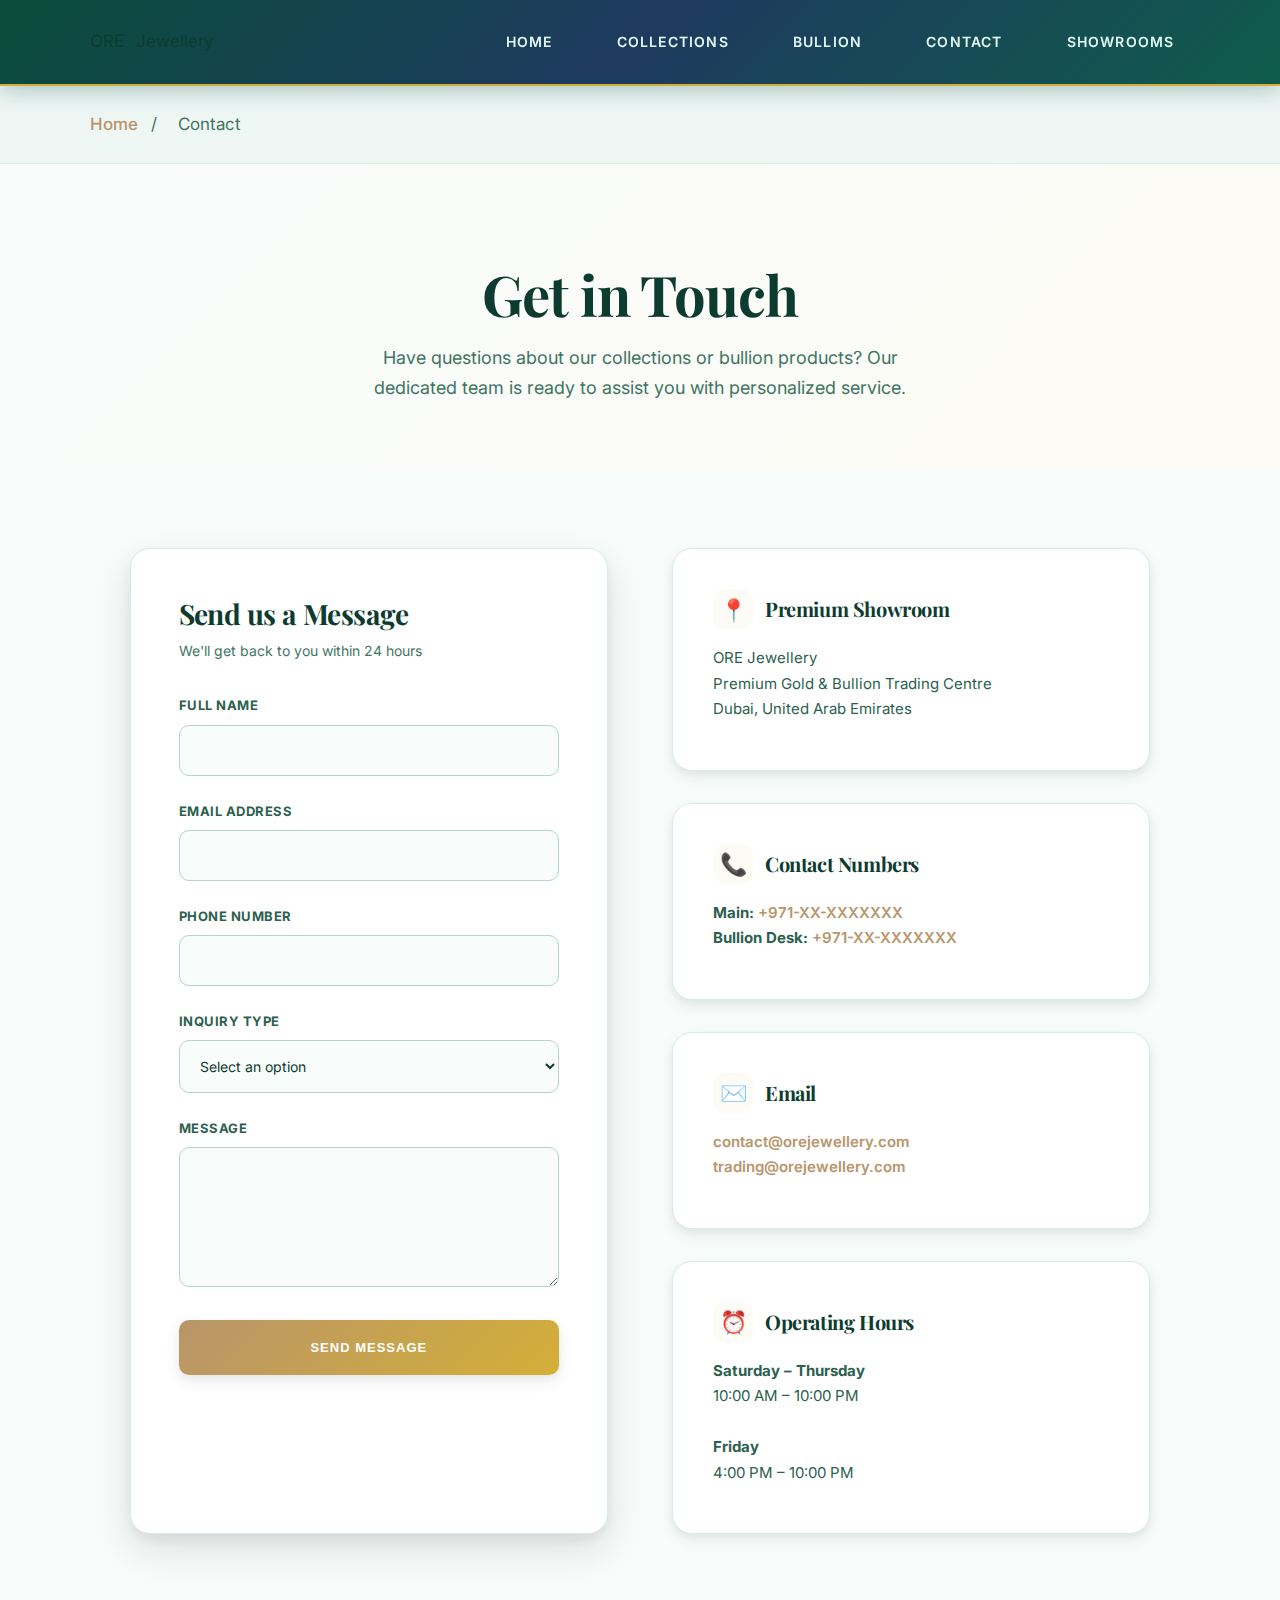
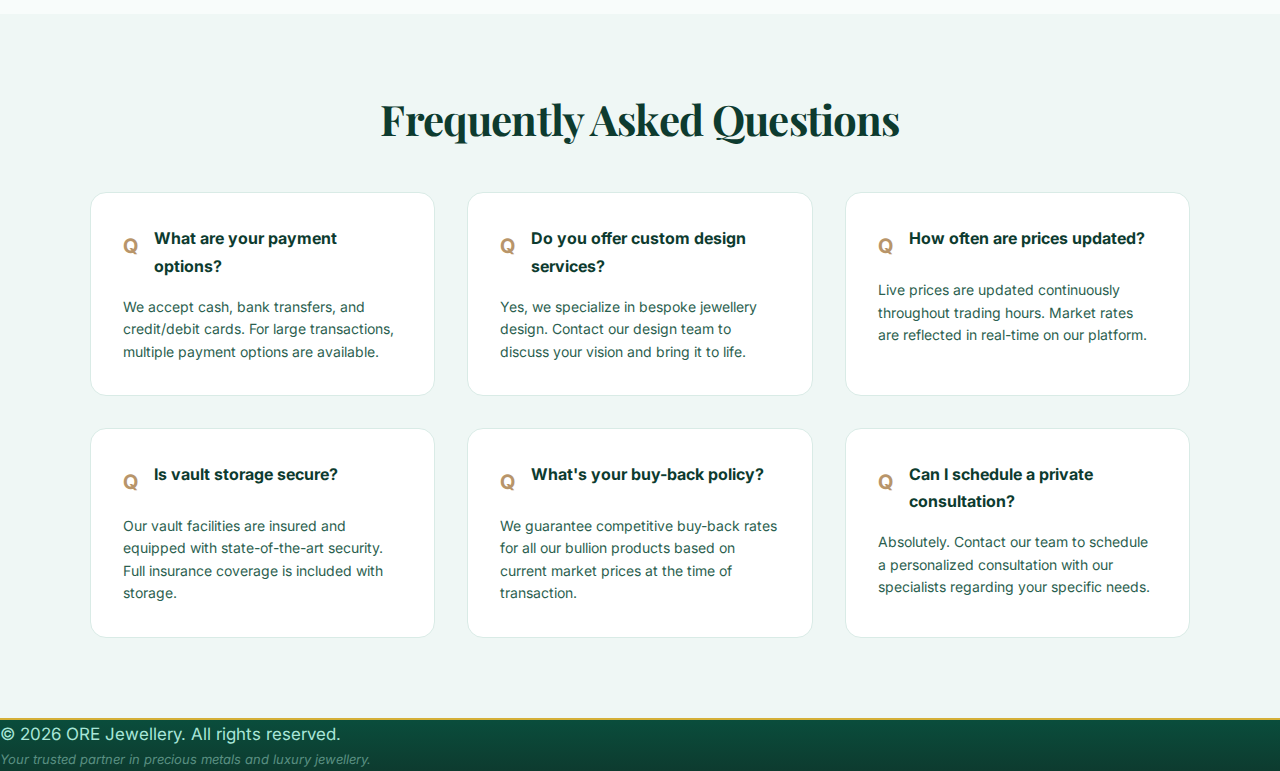
<file: contact.html>
<!DOCTYPE html>
<html lang="en">
<head>
    <meta charset="UTF-8">
    <meta name="viewport" content="width=device-width, initial-scale=1.0">
    <meta name="description" content="Contact ORE Jewellery - Premium gold and bullion trading. Get in touch for enquiries, consultations, and business inquiries.">
    <title>Contact Us – ORE Jewellery</title>
    <link rel="stylesheet" href="styles.css">
    <style>
        .breadcrumb {
            padding: calc(var(--spacing-unit) * 3) 7%;
            background: var(--neutral-100);
            border-bottom: 1px solid var(--neutral-200);
        }

        .breadcrumb a {
            color: var(--gold-700);
            font-weight: 500;
        }

        .breadcrumb span {
            color: var(--neutral-600);
            margin: 0 calc(var(--spacing-unit) * 1);
        }

        .contact-hero {
            padding: calc(var(--spacing-unit) * 12) 7% calc(var(--spacing-unit) * 8);
            background: linear-gradient(135deg, var(--neutral-50) 0%, var(--gold-100) 100%);
            text-align: center;
        }

        .contact-hero h1 {
            font-size: clamp(36px, 5vw, 56px);
            font-weight: 700;
            margin-bottom: calc(var(--spacing-unit) * 2);
            color: var(--neutral-900);
        }

        .contact-hero p {
            font-size: 18px;
            color: var(--neutral-600);
            max-width: 600px;
            margin: 0 auto;
            line-height: 1.7;
        }

        .contact-container {
            display: grid;
            grid-template-columns: 1fr 1fr;
            gap: calc(var(--spacing-unit) * 8);
            padding: calc(var(--spacing-unit) * 10) 7%;
            max-width: 1200px;
            margin: 0 auto;
        }

        .contact-form {
            background: white;
            padding: calc(var(--spacing-unit) * 6);
            border-radius: 20px;
            box-shadow: var(--shadow-lg);
            border: 1px solid var(--neutral-200);
        }

        .contact-form h2 {
            font-size: 28px;
            font-weight: 700;
            margin-bottom: calc(var(--spacing-unit) * 1);
            color: var(--neutral-900);
        }

        .form-subtitle {
            font-size: 14px;
            color: var(--neutral-600);
            margin-bottom: calc(var(--spacing-unit) * 4);
        }

        .form-group {
            margin-bottom: calc(var(--spacing-unit) * 3);
        }

        .form-group label {
            display: block;
            font-size: 13px;
            font-weight: 700;
            color: var(--neutral-700);
            margin-bottom: calc(var(--spacing-unit) * 1);
            text-transform: uppercase;
            letter-spacing: 0.5px;
        }

        .form-group input,
        .form-group textarea,
        .form-group select {
            width: 100%;
            padding: calc(var(--spacing-unit) * 2);
            border-radius: 10px;
            border: 1.5px solid var(--neutral-300);
            font-size: 14px;
            color: var(--neutral-900);
            font-family: inherit;
            transition: all var(--transition-base);
            background: var(--neutral-50);
        }

        .form-group input:focus,
        .form-group textarea:focus,
        .form-group select:focus {
            outline: none;
            border-color: var(--gold-600);
            background: white;
            box-shadow: 0 0 0 3px rgba(212, 160, 23, 0.1);
        }

        .form-group textarea {
            resize: vertical;
            min-height: 140px;
        }

        .form-submit {
            width: 100%;
            padding: calc(var(--spacing-unit) * 2.5);
            background: linear-gradient(135deg, var(--gold-700) 0%, var(--gold-600) 100%);
            color: white;
            border: none;
            border-radius: 10px;
            font-weight: 700;
            text-transform: uppercase;
            font-size: 13px;
            letter-spacing: 1px;
            cursor: pointer;
            transition: all var(--transition-base);
            box-shadow: var(--shadow-md);
        }

        .form-submit:hover {
            transform: translateY(-2px);
            box-shadow: var(--shadow-lg);
        }

        .contact-info {
            display: flex;
            flex-direction: column;
            gap: calc(var(--spacing-unit) * 4);
        }

        .info-card {
            background: white;
            padding: calc(var(--spacing-unit) * 5);
            border-radius: 20px;
            box-shadow: var(--shadow-md);
            border: 1px solid var(--neutral-200);
        }

        .info-card h3 {
            font-size: 20px;
            font-weight: 700;
            color: var(--neutral-900);
            margin-bottom: calc(var(--spacing-unit) * 2);
            display: flex;
            align-items: center;
            gap: calc(var(--spacing-unit) * 1.5);
        }

        .info-icon {
            width: 40px;
            height: 40px;
            background: var(--gold-100);
            border-radius: 12px;
            display: flex;
            align-items: center;
            justify-content: center;
            font-size: 22px;
            flex-shrink: 0;
        }

        .info-card p {
            font-size: 15px;
            color: var(--neutral-700);
            line-height: 1.7;
            margin-bottom: calc(var(--spacing-unit) * 1);
        }

        .info-card a {
            color: var(--gold-700);
            font-weight: 600;
            transition: all var(--transition-base);
        }

        .info-card a:hover {
            color: var(--gold-800);
        }

        .response-message {
            padding: calc(var(--spacing-unit) * 2);
            border-radius: 10px;
            margin-bottom: calc(var(--spacing-unit) * 2);
            font-size: 14px;
            font-weight: 600;
            text-align: center;
            display: none;
        }

        .response-message.success {
            background: var(--success-100);
            color: var(--success-600);
            border: 1px solid var(--success-600);
            display: block;
        }

        .response-message.error {
            background: var(--error-100);
            color: var(--error-600);
            border: 1px solid var(--error-600);
            display: block;
        }

        .faq-section {
            padding: calc(var(--spacing-unit) * 10) 7%;
            background: var(--neutral-100);
        }

        .faq-section h2 {
            font-size: clamp(28px, 4vw, 42px);
            font-weight: 700;
            margin-bottom: calc(var(--spacing-unit) * 6);
            color: var(--neutral-900);
            text-align: center;
        }

        .faq-grid {
            display: grid;
            grid-template-columns: repeat(auto-fit, minmax(320px, 1fr));
            gap: calc(var(--spacing-unit) * 4);
            max-width: 1200px;
            margin: 0 auto;
        }

        .faq-item {
            background: white;
            padding: calc(var(--spacing-unit) * 4);
            border-radius: 16px;
            border: 1px solid var(--neutral-200);
        }

        .faq-question {
            font-size: 16px;
            font-weight: 700;
            color: var(--neutral-900);
            margin-bottom: calc(var(--spacing-unit) * 2);
            display: flex;
            align-items: flex-start;
            gap: calc(var(--spacing-unit) * 2);
        }

        .faq-icon {
            color: var(--gold-700);
            font-weight: 700;
            font-size: 20px;
            flex-shrink: 0;
            margin-top: calc(var(--spacing-unit) * 0.5);
        }

        .faq-answer {
            font-size: 14px;
            color: var(--neutral-700);
            line-height: 1.6;
        }

        @media (max-width: 1024px) {
            .contact-container {
                grid-template-columns: 1fr;
                gap: calc(var(--spacing-unit) * 6);
            }
        }

        @media (max-width: 768px) {
            .contact-hero {
                padding: calc(var(--spacing-unit) * 8) 5%;
            }

            .contact-container {
                padding: calc(var(--spacing-unit) * 8) 5%;
            }

            .contact-form {
                padding: calc(var(--spacing-unit) * 4);
            }

            .faq-section {
                padding: calc(var(--spacing-unit) * 8) 5%;
            }
        }
    </style>
</head>
<body>
    <header class="top-bar">
        <div class="logo">ORE<span>Jewellery</span></div>
        <nav>
            <a href="index.html">Home</a>
            <a href="collections.html">Collections</a>
            <a href="bullion.html">Bullion</a>
            <a href="contact.html">Contact</a>
            <a href="showrooms.html">Showrooms</a>
        </nav>
    </header>

    <div class="breadcrumb">
        <a href="index.html">Home</a>
        <span>/</span>
        <span>Contact</span>
    </div>

    <section class="contact-hero">
        <h1>Get in Touch</h1>
        <p>Have questions about our collections or bullion products? Our dedicated team is ready to assist you with personalized service.</p>
    </section>

    <section class="contact-container">
        <div class="contact-form">
            <h2>Send us a Message</h2>
            <p class="form-subtitle">We'll get back to you within 24 hours</p>

            <div id="responseMessage" class="response-message"></div>

            <form id="contactForm">
                <div class="form-group">
                    <label for="name">Full Name</label>
                    <input type="text" id="name" name="name" required>
                </div>

                <div class="form-group">
                    <label for="email">Email Address</label>
                    <input type="email" id="email" name="email" required>
                </div>

                <div class="form-group">
                    <label for="phone">Phone Number</label>
                    <input type="tel" id="phone" name="phone">
                </div>

                <div class="form-group">
                    <label for="inquiry">Inquiry Type</label>
                    <select id="inquiry" name="inquiry" required>
                        <option value="">Select an option</option>
                        <option value="collections">Collections Enquiry</option>
                        <option value="bullion">Bullion Trading</option>
                        <option value="custom">Custom Design</option>
                        <option value="valuation">Valuation Services</option>
                        <option value="other">Other</option>
                    </select>
                </div>

                <div class="form-group">
                    <label for="message">Message</label>
                    <textarea id="message" name="message" required></textarea>
                </div>

                <button type="submit" class="form-submit">Send Message</button>
            </form>
        </div>

        <div class="contact-info">
            <div class="info-card">
                <h3>
                    <div class="info-icon">📍</div>
                    <div>
                        <div>Premium Showroom</div>
                    </div>
                </h3>
                <p>ORE Jewellery<br>Premium Gold & Bullion Trading Centre<br>Dubai, United Arab Emirates</p>
            </div>

            <div class="info-card">
                <h3>
                    <div class="info-icon">📞</div>
                    <div>
                        <div>Contact Numbers</div>
                    </div>
                </h3>
                <p><strong>Main:</strong> <a href="tel:+971XXXXXXX">+971-XX-XXXXXXX</a><br>
                <strong>Bullion Desk:</strong> <a href="tel:+971XXXXXXX">+971-XX-XXXXXXX</a></p>
            </div>

            <div class="info-card">
                <h3>
                    <div class="info-icon">✉️</div>
                    <div>
                        <div>Email</div>
                    </div>
                </h3>
                <p><a href="mailto:contact@orejewellery.com">contact@orejewellery.com</a><br>
                <a href="mailto:trading@orejewellery.com">trading@orejewellery.com</a></p>
            </div>

            <div class="info-card">
                <h3>
                    <div class="info-icon">⏰</div>
                    <div>
                        <div>Operating Hours</div>
                    </div>
                </h3>
                <p><strong>Saturday – Thursday</strong><br>
                10:00 AM – 10:00 PM<br><br>
                <strong>Friday</strong><br>
                4:00 PM – 10:00 PM</p>
            </div>
        </div>
    </section>

    <section class="faq-section">
        <h2>Frequently Asked Questions</h2>
        <div class="faq-grid">
            <div class="faq-item">
                <div class="faq-question">
                    <span class="faq-icon">Q</span>
                    <div>What are your payment options?</div>
                </div>
                <p class="faq-answer">We accept cash, bank transfers, and credit/debit cards. For large transactions, multiple payment options are available.</p>
            </div>

            <div class="faq-item">
                <div class="faq-question">
                    <span class="faq-icon">Q</span>
                    <div>Do you offer custom design services?</div>
                </div>
                <p class="faq-answer">Yes, we specialize in bespoke jewellery design. Contact our design team to discuss your vision and bring it to life.</p>
            </div>

            <div class="faq-item">
                <div class="faq-question">
                    <span class="faq-icon">Q</span>
                    <div>How often are prices updated?</div>
                </div>
                <p class="faq-answer">Live prices are updated continuously throughout trading hours. Market rates are reflected in real-time on our platform.</p>
            </div>

            <div class="faq-item">
                <div class="faq-question">
                    <span class="faq-icon">Q</span>
                    <div>Is vault storage secure?</div>
                </div>
                <p class="faq-answer">Our vault facilities are insured and equipped with state-of-the-art security. Full insurance coverage is included with storage.</p>
            </div>

            <div class="faq-item">
                <div class="faq-question">
                    <span class="faq-icon">Q</span>
                    <div>What's your buy-back policy?</div>
                </div>
                <p class="faq-answer">We guarantee competitive buy-back rates for all our bullion products based on current market prices at the time of transaction.</p>
            </div>

            <div class="faq-item">
                <div class="faq-question">
                    <span class="faq-icon">Q</span>
                    <div>Can I schedule a private consultation?</div>
                </div>
                <p class="faq-answer">Absolutely. Contact our team to schedule a personalized consultation with our specialists regarding your specific needs.</p>
            </div>
        </div>
    </section>

    <footer class="footer">
        <p>&copy; <span id="year"></span> ORE Jewellery. All rights reserved.</p>
        <p class="small-text">Your trusted partner in precious metals and luxury jewellery.</p>
    </footer>

    <script>
        document.getElementById('year').textContent = new Date().getFullYear();

        document.getElementById('contactForm').addEventListener('submit', function(e) {
            e.preventDefault();
            const responseDiv = document.getElementById('responseMessage');

            const formData = {
                name: document.getElementById('name').value,
                email: document.getElementById('email').value,
                phone: document.getElementById('phone').value,
                inquiry: document.getElementById('inquiry').value,
                message: document.getElementById('message').value
            };

            console.log('Form submitted:', formData);

            responseDiv.textContent = 'Thank you for your message! We will get back to you shortly.';
            responseDiv.className = 'response-message success';

            this.reset();

            setTimeout(() => {
                responseDiv.className = 'response-message';
            }, 5000);
        });
    </script>
</body>
</html>
</file>
<file: styles.css>
@import url('https://fonts.googleapis.com/css2?family=Playfair+Display:wght@400;600;700;800&family=Inter:wght@300;400;500;600;700&display=swap');

:root {
    --gold-900: #8B7355;
    --gold-800: #A0826D;
    --gold-700: #B8956A;
    --gold-600: #D4AF37;
    --gold-500: #E8C46C;
    --gold-400: #EDD593;
    --gold-300: #F2E6B8;
    --gold-200: #F7F0D7;
    --gold-100: #FDFBF5;

    --primary-900: #0A4D3C;
    --primary-800: #0F5C4B;
    --primary-700: #16715C;
    --primary-600: #1A8870;
    --primary-500: #20A085;
    --primary-400: #3DB89E;
    --primary-300: #6DCFBB;
    --primary-200: #A8E6D8;
    --primary-100: #E0F7F3;

    --secondary-900: #1E3A5F;
    --secondary-800: #2C5282;
    --secondary-700: #3A6BA5;
    --secondary-600: #4A7FC1;
    --secondary-500: #5B9AD8;
    --secondary-400: #7AB3E8;
    --secondary-300: #9ECCF5;
    --secondary-200: #C8E4FB;
    --secondary-100: #E8F4FD;

    --neutral-900: #0D3B2F;
    --neutral-800: #1A4A3D;
    --neutral-700: #2C5F4F;
    --neutral-600: #3F7563;
    --neutral-500: #5A9082;
    --neutral-400: #85AFA4;
    --neutral-300: #B5D4CC;
    --neutral-200: #D9EBE6;
    --neutral-100: #EFF7F5;
    --neutral-50: #F8FCFB;

    --success-600: #059669;
    --success-100: #d1fae5;
    --warning-600: #d97706;
    --warning-100: #fef3c7;
    --error-600: #dc2626;
    --error-100: #fee2e2;

    --shadow-sm: 0 2px 4px rgba(28, 25, 23, 0.06), 0 1px 2px rgba(28, 25, 23, 0.03);
    --shadow-md: 0 6px 16px rgba(28, 25, 23, 0.08), 0 3px 6px rgba(28, 25, 23, 0.04);
    --shadow-lg: 0 16px 40px rgba(28, 25, 23, 0.12), 0 6px 12px rgba(28, 25, 23, 0.06);
    --shadow-xl: 0 28px 56px rgba(28, 25, 23, 0.15), 0 10px 20px rgba(28, 25, 23, 0.08);

    --transition-fast: 180ms cubic-bezier(0.4, 0, 0.2, 1);
    --transition-base: 280ms cubic-bezier(0.4, 0, 0.2, 1);
    --transition-smooth: 400ms cubic-bezier(0.4, 0, 0.1, 1);

    --spacing-unit: 8px;

    --font-display: 'Playfair Display', Georgia, serif;
    --font-body: 'Inter', -apple-system, BlinkMacSystemFont, system-ui, sans-serif;
}

* {
    box-sizing: border-box;
    margin: 0;
    padding: 0;
}

html {
    scroll-behavior: smooth;
    overflow-x: hidden;
}

body {
    font-family: var(--font-body);
    background: var(--neutral-50);
    color: var(--neutral-900);
    line-height: 1.7;
    -webkit-font-smoothing: antialiased;
    -moz-osx-font-smoothing: grayscale;
    font-size: 17px;
    font-weight: 400;
    overflow-x: hidden;
    width: 100%;
}

h1, h2, h3, h4, h5, h6 {
    font-family: var(--font-display);
    font-weight: 700;
    line-height: 1.2;
    letter-spacing: -0.02em;
}

@media (max-width: 768px) {
    body {
        font-size: 16px;
    }
}

a {
    text-decoration: none;
    color: inherit;
    transition: color var(--transition-fast);
}

img {
    display: block;
    max-width: 100%;
}

.top-bar {
    position: sticky;
    top: 0;
    z-index: 1000;
    display: flex;
    justify-content: space-between;
    align-items: center;
    padding: calc(var(--spacing-unit) * 2.5) 7%;
    background: linear-gradient(135deg, var(--primary-900) 0%, var(--secondary-900) 50%, var(--primary-800) 100%);
    border-bottom: 2px solid var(--gold-600);
    box-shadow: 0 4px 24px rgba(10, 77, 60, 0.3);
    backdrop-filter: blur(12px);
    -webkit-backdrop-filter: blur(12px);
    transition: all var(--transition-base);
}

.menu-toggle {
    display: none;
    flex-direction: column;
    justify-content: space-between;
    width: 30px;
    height: 21px;
    background: transparent;
    border: none;
    cursor: pointer;
    padding: 0;
    z-index: 1001;
}

.menu-toggle span {
    width: 100%;
    height: 3px;
    background-color: #ffffff;
    border-radius: 3px;
    transition: all var(--transition-base);
}

.menu-toggle.active span:nth-child(1) {
    transform: translateY(9px) rotate(45deg);
}

.menu-toggle.active span:nth-child(2) {
    opacity: 0;
}

.menu-toggle.active span:nth-child(3) {
    transform: translateY(-9px) rotate(-45deg);
}

.menu-overlay {
    position: fixed;
    top: 0;
    left: 0;
    width: 100%;
    height: 100vh;
    background: rgba(0, 0, 0, 0.6);
    backdrop-filter: blur(4px);
    z-index: 999;
    opacity: 0;
    visibility: hidden;
    transition: opacity var(--transition-smooth), visibility var(--transition-smooth);
}

.menu-overlay.active {
    opacity: 1;
    visibility: visible;
}

.logo {
    display: flex;
    align-items: center;
    gap: calc(var(--spacing-unit) * 1.5);
    text-decoration: none;
    transition: transform var(--transition-fast);
}

.logo:hover {
    transform: scale(1.02);
}

.logo-img {
    height: 50px;
    width: auto;
    object-fit: contain;
    border-radius: 4px;
}

.logo-text {
    font-family: var(--font-display);
    font-weight: 800;
    letter-spacing: 3px;
    font-size: 24px;
    color: var(--gold-500);
    display: flex;
    flex-direction: column;
    line-height: 1.1;
    text-shadow: 0 2px 8px rgba(212, 175, 55, 0.3);
}

.logo-text span {
    font-family: var(--font-body);
    font-weight: 500;
    font-size: 10px;
    letter-spacing: 2px;
    color: var(--primary-200);
    text-transform: uppercase;
    margin-top: 2px;
}

nav {
    display: flex;
    align-items: center;
    gap: calc(var(--spacing-unit) * 4);
}

nav a {
    font-family: var(--font-body);
    font-size: 14px;
    font-weight: 600;
    text-transform: uppercase;
    letter-spacing: 1.2px;
    color: var(--primary-100);
    padding: calc(var(--spacing-unit) * 1.25) calc(var(--spacing-unit) * 2);
    border-radius: 8px;
    position: relative;
    transition: all var(--transition-base);
}

nav a:hover {
    color: var(--gold-400);
    background: rgba(32, 160, 133, 0.15);
}

nav a.active {
    color: var(--gold-500);
    background: rgba(32, 160, 133, 0.2);
    border: 1px solid var(--gold-600);
}

nav a::after {
    content: '';
    position: absolute;
    bottom: 4px;
    left: 50%;
    transform: translateX(-50%) scaleX(0);
    width: 28px;
    height: 2px;
    background: var(--gold-500);
    transition: transform var(--transition-base);
    border-radius: 2px;
}

nav a:hover::after,
nav a.active::after {
    transform: translateX(-50%) scaleX(1);
}

.hero-top {
    position: relative;
    padding: calc(var(--spacing-unit) * 20) 7% calc(var(--spacing-unit) * 15);
    text-align: center;
    color: white;
    overflow: hidden;
    background: #1a1716;
    /* Fallback color */
}

.hero-video {
    position: absolute;
    top: 50%;
    left: 50%;
    min-width: 100%;
    min-height: 100%;
    width: auto;
    height: auto;
    z-index: 0;
    transform: translate(-50%, -50%);
    object-fit: cover;
}

.hero-video.mobile-only {
    display: none;
}

@media (max-width: 768px) {
    .hero-video.desktop-only {
        display: none;
    }

    .hero-video.mobile-only {
        display: block;
    }
}

.hero-top::before {
    content: '';
    position: absolute;
    top: 0;
    left: 0;
    right: 0;
    bottom: 0;
    background: linear-gradient(180deg, rgba(0, 0, 0, 0.3) 0%, rgba(122, 95, 15, 0.1) 100%);
}

.hero-top-content {
    position: relative;
    z-index: 1;
    max-width: 900px;
    margin: 0 auto;
}

.hero-banner h1 {
    font-family: var(--font-display);
    font-size: clamp(36px, 5.5vw, 72px);
    font-weight: 800;
    line-height: 1.1;
    margin-bottom: calc(var(--spacing-unit) * 3.5);
    color: #ffffff;
    text-shadow: 0 3px 24px rgba(0, 0, 0, 0.4), 0 1px 8px rgba(0, 0, 0, 0.2);
    letter-spacing: -0.03em;
}

.hero-banner p {
    font-family: var(--font-body);
    font-size: clamp(17px, 2.2vw, 21px);
    line-height: 1.7;
    font-weight: 400;
    color: rgba(255, 255, 255, 0.96);
    margin-bottom: calc(var(--spacing-unit) * 5);
    max-width: 720px;
    margin-left: auto;
    margin-right: auto;
    text-shadow: 0 1px 4px rgba(0, 0, 0, 0.2);
}

.btn-primary {
    display: inline-flex;
    align-items: center;
    justify-content: center;
    gap: calc(var(--spacing-unit) * 1.5);
    padding: calc(var(--spacing-unit) * 2.5) calc(var(--spacing-unit) * 5);
    border-radius: 10px;
    background: linear-gradient(135deg, var(--gold-600) 0%, var(--gold-500) 100%);
    color: var(--neutral-900);
    font-family: var(--font-body);
    font-size: 15px;
    font-weight: 700;
    text-transform: uppercase;
    letter-spacing: 1.5px;
    box-shadow: 0 8px 20px rgba(212, 175, 55, 0.35);
    transition: all var(--transition-base);
    border: none;
    cursor: pointer;
}

.btn-primary:hover {
    transform: translateY(-3px);
    box-shadow: 0 12px 32px rgba(212, 175, 55, 0.45);
    background: linear-gradient(135deg, var(--gold-500) 0%, var(--gold-400) 100%);
}

.btn-primary:active {
    transform: translateY(-1px);
}

.benefits-section {
    padding: calc(var(--spacing-unit) * 10) 7%;
    background: var(--neutral-50);
}

.benefits-grid {
    display: grid;
    grid-template-columns: repeat(auto-fit, minmax(300px, 1fr));
    gap: calc(var(--spacing-unit) * 5);
    max-width: 1400px;
    margin: 0 auto;
}

.benefit-card {
    background: #ffffff;
    padding: calc(var(--spacing-unit) * 5);
    border-radius: 20px;
    text-align: center;
    box-shadow: var(--shadow-md);
    transition: all var(--transition-smooth);
    border: 1px solid var(--neutral-200);
}

.benefit-card:hover {
    transform: translateY(-8px);
    box-shadow: var(--shadow-xl);
}

.benefit-icon {
    color: var(--gold-600);
    margin-bottom: calc(var(--spacing-unit) * 2.5);
    display: flex;
    justify-content: center;
}

.benefit-card h3 {
    font-size: 24px;
    font-weight: 700;
    margin-bottom: calc(var(--spacing-unit) * 2);
    color: var(--neutral-900);
}

.benefit-card p {
    font-size: 16px;
    line-height: 1.7;
    color: var(--neutral-600);
}

.about-section {
    padding: calc(var(--spacing-unit) * 10) 7%;
    background: var(--neutral-100);
    text-align: center;
}

.about-content,
.about-commitment {
    max-width: 1000px;
    margin: 0 auto calc(var(--spacing-unit) * 8);
}

.about-commitment {
    margin-bottom: 0;
}

.about-section h2 {
    font-size: clamp(28px, 4vw, 38px);
    font-weight: 700;
    margin-bottom: calc(var(--spacing-unit) * 2.5);
    color: var(--neutral-900);
}

.about-section p {
    font-size: 17px;
    line-height: 1.8;
    color: var(--neutral-700);
}

.process-section {
    padding: calc(var(--spacing-unit) * 10) 7%;
    background: #ffffff;
    text-align: center;
}

.process-section .section-title {
    margin-bottom: calc(var(--spacing-unit) * 6);
}

.process-steps {
    display: flex;
    justify-content: center;
    align-items: center;
    gap: calc(var(--spacing-unit) * 4);
    max-width: 1200px;
    margin: 0 auto;
    flex-wrap: wrap;
}

.process-step {
    flex: 1;
    min-width: 200px;
    text-align: center;
}

.process-icon {
    background: linear-gradient(135deg, var(--gold-100) 0%, var(--gold-200) 100%);
    width: 120px;
    height: 120px;
    border-radius: 50%;
    display: flex;
    align-items: center;
    justify-content: center;
    margin: 0 auto calc(var(--spacing-unit) * 2.5);
    color: var(--gold-700);
    box-shadow: var(--shadow-lg);
    transition: all var(--transition-smooth);
}

.process-step:hover .process-icon {
    transform: scale(1.1);
    box-shadow: var(--shadow-xl);
}

.process-step h3 {
    font-size: 20px;
    font-weight: 700;
    color: var(--neutral-900);
}

.process-arrow {
    font-size: 32px;
    color: var(--gold-600);
    font-weight: 300;
}

.products-grid {
    display: grid;
    grid-template-columns: repeat(auto-fit, minmax(300px, 1fr));
    gap: calc(var(--spacing-unit) * 4);
    margin-top: calc(var(--spacing-unit) * 4);
}

.product-card {
    background: #ffffff;
    border-radius: 16px;
    overflow: hidden;
    box-shadow: var(--shadow-md);
    transition: all var(--transition-smooth);
    border: 1px solid var(--neutral-200);
}

.product-card:hover {
    transform: translateY(-6px);
    box-shadow: var(--shadow-xl);
}

.product-card img {
    width: 100%;
    height: 280px;
    object-fit: cover;
    transition: transform var(--transition-smooth);
}

.product-card:hover img {
    transform: scale(1.05);
}

.product-card h3 {
    padding: calc(var(--spacing-unit) * 3);
    font-size: 20px;
    font-weight: 700;
    color: var(--neutral-900);
    text-align: center;
}

.quality-section {
    padding: calc(var(--spacing-unit) * 10) 7%;
    background: linear-gradient(135deg, var(--primary-800) 0%, var(--secondary-900) 50%, var(--neutral-900) 100%);
    color: #ffffff;
    text-align: center;
}

.quality-content {
    max-width: 900px;
    margin: 0 auto;
}

.quality-section h2 {
    font-size: clamp(28px, 4vw, 38px);
    font-weight: 700;
    margin-bottom: calc(var(--spacing-unit) * 3);
    color: #ffffff;
}

.quality-section p {
    font-size: 17px;
    line-height: 1.8;
    color: rgba(255, 255, 255, 0.9);
    margin-bottom: calc(var(--spacing-unit) * 2.5);
}

.quality-section .certifications {
    font-size: 15px;
    color: var(--gold-400);
    font-style: italic;
    margin-top: calc(var(--spacing-unit) * 4);
}

.services-grid {
    display: grid;
    grid-template-columns: repeat(auto-fit, minmax(350px, 1fr));
    gap: calc(var(--spacing-unit) * 5);
    margin-top: calc(var(--spacing-unit) * 5);
}

.service-card {
    background: #ffffff;
    border-radius: 20px;
    overflow: hidden;
    box-shadow: var(--shadow-lg);
    transition: all var(--transition-smooth);
    border: 1px solid var(--neutral-200);
}

.service-card:hover {
    transform: translateY(-8px);
    box-shadow: var(--shadow-xl);
}

.service-card img {
    width: 100%;
    height: 240px;
    object-fit: cover;
    transition: transform var(--transition-smooth);
}

.service-card:hover img {
    transform: scale(1.08);
}

.service-content {
    padding: calc(var(--spacing-unit) * 4);
}

.service-content h3 {
    font-size: 22px;
    font-weight: 700;
    margin-bottom: calc(var(--spacing-unit) * 2);
    color: var(--neutral-900);
}

.service-content p {
    font-size: 16px;
    line-height: 1.7;
    color: var(--neutral-600);
}

.section {
    padding: calc(var(--spacing-unit) * 10) 7%;
}

@media (max-width: 768px) {
    .section {
        padding: calc(var(--spacing-unit) * 6) 5%;
    }
}

.section.muted {
    background: var(--neutral-100);
}

.section-title {
    font-family: var(--font-display);
    font-size: clamp(30px, 5.5vw, 48px);
    font-weight: 800;
    margin-bottom: calc(var(--spacing-unit) * 2);
    color: var(--neutral-900);
    letter-spacing: -0.03em;
    line-height: 1.15;
}

.section-subtitle {
    font-family: var(--font-body);
    font-size: clamp(16px, 1.8vw, 18px);
    color: var(--neutral-600);
    margin-bottom: calc(var(--spacing-unit) * 5);
    line-height: 1.7;
    font-weight: 400;
}

.prices-section-modern {
    background: linear-gradient(135deg, var(--neutral-50) 0%, var(--primary-100) 100%);
}

.prices-container {
    display: grid;
    grid-template-columns: 1.2fr 1fr;
    gap: calc(var(--spacing-unit) * 8);
    align-items: center;
    max-width: 1400px;
    margin: 0 auto;
}

.prices-content {
    position: relative;
}

.prices-card-modern {
    display: grid;
    grid-template-columns: repeat(2, 1fr);
    gap: calc(var(--spacing-unit) * 3);
    margin-bottom: calc(var(--spacing-unit) * 3);
}

.price-item {
    background: #ffffff;
    padding: calc(var(--spacing-unit) * 4);
    border-radius: 16px;
    box-shadow: var(--shadow-md);
    border: 2px solid var(--neutral-200);
    transition: all var(--transition-base);
    position: relative;
    overflow: hidden;
}

.price-item::before {
    content: '';
    position: absolute;
    top: 0;
    left: 0;
    right: 0;
    height: 4px;
    background: linear-gradient(90deg, var(--gold-600) 0%, var(--gold-500) 100%);
    transform: scaleX(0);
    transition: transform var(--transition-base);
}

.price-item:hover {
    transform: translateY(-4px);
    box-shadow: var(--shadow-lg);
    border-color: var(--gold-600);
}

.price-item:hover::before {
    transform: scaleX(1);
}

.price-item-header {
    display: flex;
    justify-content: space-between;
    align-items: center;
    margin-bottom: calc(var(--spacing-unit) * 2);
}

.metal-name {
    font-family: var(--font-display);
    font-size: 18px;
    font-weight: 700;
    color: var(--neutral-900);
}

.purity-badge {
    background: var(--gold-100);
    color: var(--gold-800);
    padding: calc(var(--spacing-unit) * 0.75) calc(var(--spacing-unit) * 1.5);
    border-radius: 20px;
    font-size: 11px;
    font-weight: 700;
    letter-spacing: 0.5px;
}

.price-value {
    font-family: var(--font-display);
    font-size: 32px;
    font-weight: 800;
    color: var(--primary-700);
    margin-bottom: calc(var(--spacing-unit) * 1);
    line-height: 1;
}

.price-label {
    font-size: 13px;
    color: var(--neutral-600);
    text-transform: uppercase;
    letter-spacing: 0.5px;
    font-weight: 600;
}

.last-updated-modern {
    display: flex;
    align-items: center;
    gap: calc(var(--spacing-unit) * 1);
    font-size: 13px;
    color: var(--neutral-600);
    padding: calc(var(--spacing-unit) * 2);
    background: rgba(255, 255, 255, 0.6);
    border-radius: 12px;
    backdrop-filter: blur(10px);
}

.last-updated-modern svg {
    color: var(--primary-600);
}

.prices-image {
    position: relative;
    border-radius: 24px;
    overflow: hidden;
    box-shadow: var(--shadow-xl);
    height: 100%;
    min-height: 450px;
}

.prices-image img {
    width: 100%;
    height: 100%;
    object-fit: cover;
}

.prices-image-overlay {
    position: absolute;
    bottom: 0;
    left: 0;
    right: 0;
    padding: calc(var(--spacing-unit) * 4);
    background: linear-gradient(to top, rgba(10, 77, 60, 0.95) 0%, transparent 100%);
    display: flex;
    justify-content: center;
    align-items: flex-end;
}

.certified-badge {
    display: flex;
    align-items: center;
    gap: calc(var(--spacing-unit) * 1.5);
    background: rgba(255, 255, 255, 0.15);
    backdrop-filter: blur(10px);
    padding: calc(var(--spacing-unit) * 2) calc(var(--spacing-unit) * 3);
    border-radius: 50px;
    border: 2px solid var(--gold-600);
    color: #ffffff;
    font-weight: 700;
    font-size: 14px;
    letter-spacing: 0.5px;
}

.certified-badge svg {
    color: var(--gold-500);
}

.prices-card {
    background: #ffffff;
    border-radius: 20px;
    padding: calc(var(--spacing-unit) * 5);
    box-shadow: var(--shadow-lg);
    max-width: 700px;
    border: 1px solid var(--neutral-200);
}

.price-table {
    width: 100%;
    border-collapse: separate;
    border-spacing: 0;
    margin-bottom: calc(var(--spacing-unit) * 2);
}

.price-table thead {
    background: var(--gold-100);
}

.price-table th {
    padding: calc(var(--spacing-unit) * 2) calc(var(--spacing-unit) * 3);
    text-align: left;
    font-size: 12px;
    font-weight: 700;
    color: var(--gold-900);
    text-transform: uppercase;
    letter-spacing: 1.2px;
    border-bottom: 2px solid var(--gold-300);
}

.price-table th:first-child {
    border-top-left-radius: 12px;
}

.price-table th:last-child {
    border-top-right-radius: 12px;
}

.price-table td {
    padding: calc(var(--spacing-unit) * 2.5) calc(var(--spacing-unit) * 3);
    border-bottom: 1px solid var(--neutral-200);
    font-size: 16px;
    color: var(--neutral-700);
}

.price-table tbody tr:last-child td {
    border-bottom: none;
}

.price-table tbody tr:last-child td:first-child {
    border-bottom-left-radius: 12px;
}

.price-table tbody tr:last-child td:last-child {
    border-bottom-right-radius: 12px;
}

.price-table tbody tr {
    transition: background-color var(--transition-fast);
}

.price-table tbody tr:hover {
    background: var(--neutral-50);
}

.price-table td:first-child {
    font-weight: 600;
    color: var(--neutral-800);
}

.price-table td:nth-child(2) {
    font-weight: 600;
    color: var(--gold-700);
}

.price-table td:last-child {
    font-weight: 700;
    font-size: 18px;
    color: var(--neutral-900);
    font-variant-numeric: tabular-nums;
}

.last-updated {
    font-size: 13px;
    color: var(--neutral-500);
    text-align: right;
    padding-top: calc(var(--spacing-unit) * 1);
}

.gallery {
    display: grid;
    gap: calc(var(--spacing-unit) * 4);
    grid-template-columns: repeat(auto-fit, minmax(280px, 1fr));
    margin-top: calc(var(--spacing-unit) * 4);
}

.gallery-item {
    background: #ffffff;
    border-radius: 20px;
    overflow: hidden;
    box-shadow: var(--shadow-md);
    transition: all var(--transition-smooth);
    border: 1px solid var(--neutral-200);
}

.gallery-item:hover {
    transform: translateY(-8px);
    box-shadow: var(--shadow-xl);
}

.gallery-item img {
    width: 100%;
    height: 220px;
    object-fit: cover;
    transition: transform var(--transition-smooth);
}

.gallery-item:hover img {
    transform: scale(1.08);
}

.gallery-item h3 {
    padding: calc(var(--spacing-unit) * 3) calc(var(--spacing-unit) * 3) calc(var(--spacing-unit) * 1);
    font-size: 20px;
    font-weight: 700;
    color: var(--neutral-900);
}

.gallery-item p {
    padding: 0 calc(var(--spacing-unit) * 3) calc(var(--spacing-unit) * 3);
    font-size: 15px;
    line-height: 1.6;
    color: var(--neutral-600);
}

.bullion-layout {
    display: grid;
    grid-template-columns: minmax(0, 1.2fr) minmax(0, 1fr);
    gap: calc(var(--spacing-unit) * 8);
    margin-top: calc(var(--spacing-unit) * 4);
    align-items: center;
}

.bullion-layout>div:first-child {
    font-size: 16px;
    line-height: 1.7;
    color: var(--neutral-700);
}

.bullet-list {
    margin-top: calc(var(--spacing-unit) * 3);
    padding-left: calc(var(--spacing-unit) * 3);
    list-style: none;
}

.bullet-list li {
    margin-bottom: calc(var(--spacing-unit) * 1.5);
    padding-left: calc(var(--spacing-unit) * 3);
    position: relative;
    font-size: 16px;
    color: var(--neutral-700);
}

.bullet-list li::before {
    content: '';
    position: absolute;
    left: 0;
    top: 10px;
    width: 8px;
    height: 8px;
    background: var(--gold-600);
    border-radius: 50%;
}

.bullion-image img {
    width: 100%;
    border-radius: 20px;
    box-shadow: var(--shadow-lg);
    border: 1px solid var(--neutral-200);
}

.contact-grid {
    display: grid;
    grid-template-columns: repeat(auto-fit, minmax(300px, 1fr));
    gap: calc(var(--spacing-unit) * 6);
    margin-top: calc(var(--spacing-unit) * 4);
}

.contact-grid h3 {
    font-size: 20px;
    font-weight: 700;
    margin-bottom: calc(var(--spacing-unit) * 2);
    color: var(--neutral-900);
}

.contact-grid p {
    font-size: 15px;
    line-height: 1.7;
    color: var(--neutral-700);
    margin-bottom: calc(var(--spacing-unit) * 2);
}

.contact-grid strong {
    color: var(--neutral-900);
    font-weight: 600;
}

.small-text {
    font-size: 13px;
    color: var(--neutral-500);
    font-style: italic;
}

/* Redesigned Footer & CTA */
.footer-cta {
    background: var(--neutral-100);
    padding: calc(var(--spacing-unit) * 10) 7%;
    text-align: center;
    border-top: 1px solid var(--neutral-200);
}

.cta-content {
    max-width: 800px;
    margin: 0 auto;
}

.cta-title {
    font-size: clamp(28px, 4vw, 36px);
    font-weight: 700;
    margin-bottom: calc(var(--spacing-unit) * 2);
    color: var(--neutral-900);
    letter-spacing: -0.01em;
}

.cta-subtitle {
    font-size: 18px;
    color: var(--neutral-600);
    margin-bottom: calc(var(--spacing-unit) * 5);
    line-height: 1.6;
}

.cta-button {
    display: inline-block;
    background: var(--gold-700);
    color: #ffffff;
    padding: calc(var(--spacing-unit) * 2) calc(var(--spacing-unit) * 4.5);
    border-radius: 50px;
    font-weight: 600;
    text-decoration: none;
    transition: all var(--transition-base);
    box-shadow: 0 4px 14px rgba(184, 137, 26, 0.3);
}

.cta-button:hover {
    background: var(--gold-800);
    transform: translateY(-2px);
    box-shadow: 0 6px 20px rgba(184, 137, 26, 0.4);
}

.footer {
    background: linear-gradient(180deg, var(--primary-900) 0%, var(--neutral-900) 100%);
    color: var(--primary-200);
    border-top: 2px solid var(--gold-600);
}

.footer-main {
    padding: calc(var(--spacing-unit) * 6) 7% calc(var(--spacing-unit) * 5);
}

.footer-grid {
    display: grid;
    grid-template-columns: 1.5fr 0.8fr 0.8fr 0.8fr 0.6fr;
    gap: calc(var(--spacing-unit) * 4);
    max-width: 1400px;
    margin: 0 auto;
}

.footer-column {
    display: flex;
    flex-direction: column;
}

.footer-about {
    padding-right: calc(var(--spacing-unit) * 4);
}

.footer-logo {
    display: flex;
    align-items: center;
    gap: calc(var(--spacing-unit) * 2);
    margin-bottom: calc(var(--spacing-unit) * 2);
}

.footer-logo-img {
    height: 45px;
    width: auto;
    object-fit: contain;
    border-radius: 6px;
}

.footer-logo h3 {
    font-size: 22px;
    font-weight: 700;
    color: var(--gold-500);
    letter-spacing: 2px;
    text-shadow: 0 2px 8px rgba(212, 175, 55, 0.3);
}

.footer-description {
    font-size: 14px;
    line-height: 1.6;
    color: var(--primary-200);
    margin-bottom: calc(var(--spacing-unit) * 2);
}

.footer-certifications {
    display: flex;
    flex-wrap: wrap;
    gap: calc(var(--spacing-unit) * 1.5);
}

.cert-badge {
    display: inline-block;
    padding: calc(var(--spacing-unit) * 0.75) calc(var(--spacing-unit) * 2);
    background: rgba(212, 175, 55, 0.15);
    border: 1px solid var(--gold-600);
    border-radius: 20px;
    font-size: 11px;
    font-weight: 600;
    color: var(--gold-500);
    text-transform: uppercase;
    letter-spacing: 0.5px;
}

.footer-social {
    display: flex;
    gap: calc(var(--spacing-unit) * 1.5);
    flex-wrap: wrap;
}

.footer-social a {
    color: var(--primary-200);
    text-decoration: none;
    transition: all var(--transition-fast);
    display: flex;
    align-items: center;
    justify-content: center;
    padding: calc(var(--spacing-unit) * 1);
    border-radius: 4px;
    background: rgba(32, 160, 133, 0.1);
}

.footer-social a svg {
    width: 20px;
    height: 20px;
    transition: all var(--transition-fast);
}

.footer-social a:hover {
    color: var(--gold-500);
    transform: translateY(-2px);
    background: rgba(212, 175, 55, 0.2);
}

.footer-heading {
    font-size: 15px;
    font-weight: 700;
    color: var(--gold-500);
    margin-bottom: calc(var(--spacing-unit) * 2);
    text-transform: uppercase;
    letter-spacing: 1px;
}

.footer-list {
    list-style: none;
    padding: 0;
    margin: 0;
}

.footer-list li {
    margin-bottom: calc(var(--spacing-unit) * 1.5);
}

.footer-list a {
    color: var(--primary-200);
    font-size: 14px;
    text-decoration: none;
    transition: all var(--transition-fast);
    display: inline-block;
    position: relative;
}

.footer-list a::before {
    content: '';
    position: absolute;
    left: 0;
    bottom: -2px;
    width: 0;
    height: 1px;
    background: var(--gold-500);
    transition: width var(--transition-base);
}

.footer-list a:hover {
    color: var(--gold-500);
    transform: translateX(4px);
}

.footer-list a:hover::before {
    width: 100%;
}

.footer-contact {
    list-style: none;
    padding: 0;
    margin: 0;
}

.footer-contact li {
    margin-bottom: calc(var(--spacing-unit) * 2);
    display: flex;
    flex-direction: column;
    gap: calc(var(--spacing-unit) * 0.5);
}

.contact-label {
    font-size: 12px;
    font-weight: 700;
    color: var(--gold-500);
    text-transform: uppercase;
    letter-spacing: 0.5px;
    margin-bottom: calc(var(--spacing-unit) * 0.5);
}

.footer-contact a,
.footer-contact span {
    color: var(--primary-200);
    font-size: 14px;
    text-decoration: none;
    transition: color var(--transition-fast);
}

.footer-contact a:hover {
    color: var(--gold-500);
}

.footer-bottom {
    background: rgba(10, 77, 60, 0.4);
    border-top: 1px solid var(--gold-700);
    padding: calc(var(--spacing-unit) * 4) 7%;
}

.footer-bottom-content {
    display: flex;
    justify-content: space-between;
    align-items: center;
    max-width: 1400px;
    margin: 0 auto;
    flex-wrap: wrap;
    gap: calc(var(--spacing-unit) * 3);
}

.footer-copyright {
    font-size: 14px;
    color: var(--primary-300);
    margin: 0;
}

.footer-legal {
    display: flex;
    align-items: center;
    gap: calc(var(--spacing-unit) * 2);
    flex-wrap: wrap;
}

.footer-legal a {
    color: var(--primary-300);
    font-size: 13px;
    text-decoration: none;
    transition: color var(--transition-fast);
}

.footer-legal a:hover {
    color: var(--gold-500);
}

.footer-legal .separator {
    color: var(--primary-400);
}

@media (max-width: 1024px) {
    .top-bar {
        padding: calc(var(--spacing-unit) * 2) 5%;
    }

    nav {
        gap: calc(var(--spacing-unit) * 2.5);
    }

    nav a {
        font-size: 12px;
        padding: calc(var(--spacing-unit) * 0.75) calc(var(--spacing-unit) * 1.25);
    }

    .hero-top {
        padding: calc(var(--spacing-unit) * 15) 7% calc(var(--spacing-unit) * 10);
    }

    .benefits-grid {
        grid-template-columns: repeat(auto-fit, minmax(280px, 1fr));
        gap: calc(var(--spacing-unit) * 4);
    }

    .process-steps {
        flex-direction: column;
        gap: calc(var(--spacing-unit) * 3);
    }

    .process-arrow {
        transform: rotate(90deg);
    }

    .services-grid {
        grid-template-columns: repeat(auto-fit, minmax(300px, 1fr));
    }

    .bullion-layout {
        grid-template-columns: minmax(0, 1fr);
        gap: calc(var(--spacing-unit) * 4);
        text-align: center;
    }

    .bullion-layout div:first-child {
        text-align: left;
    }

    .bullet-list {
        padding-left: calc(var(--spacing-unit) * 1);
        margin-top: calc(var(--spacing-unit) * 2);
    }
}

@media (max-width: 1024px) {
    .footer-grid {
        grid-template-columns: 1.2fr repeat(2, 1fr);
        gap: calc(var(--spacing-unit) * 4);
    }

    .footer-column:nth-child(4),
    .footer-column:nth-child(5) {
        grid-column: span 1;
    }

    .footer-about {
        grid-column: 1 / -1;
        padding-right: 0;
        border-bottom: 1px solid rgba(255, 255, 255, 0.1);
        padding-bottom: calc(var(--spacing-unit) * 4);
        margin-bottom: calc(var(--spacing-unit) * 2);
    }
}

@media (max-width: 768px) {
    .top-bar {
        flex-direction: row;
        justify-content: space-between;
        align-items: center;
        padding: calc(var(--spacing-unit) * 1.5) 5%;
    }

    .logo-img {
        height: 40px;
    }

    .logo-text {
        font-size: 18px;
    }

    .logo-text span {
        font-size: 10px;
    }

    .menu-toggle {
        display: flex;
        order: 3;
    }

    nav {
        position: fixed;
        top: 0;
        right: 0;
        width: 85%;
        max-width: 420px;
        height: 100vh;
        background: linear-gradient(180deg, var(--primary-900) 0%, var(--secondary-900) 100%);
        backdrop-filter: blur(20px);
        flex-direction: column;
        justify-content: center;
        align-items: center;
        gap: calc(var(--spacing-unit) * 2);
        transform: translateX(100%);
        transition: transform var(--transition-smooth);
        z-index: 1000;
        box-shadow: -6px 0 32px rgba(10, 77, 60, 0.5);
        padding: calc(var(--spacing-unit) * 5);
        border-left: 3px solid var(--gold-600);
    }

    nav.active {
        transform: translateX(0);
    }

    nav a {
        padding: calc(var(--spacing-unit) * 2.5) calc(var(--spacing-unit) * 4);
        font-size: 17px;
        width: 100%;
        text-align: center;
        color: var(--primary-100);
        border-radius: 12px;
        letter-spacing: 1.5px;
    }

    nav a:hover {
        background: rgba(32, 160, 133, 0.2);
        color: var(--gold-400);
        transform: translateX(6px);
    }

    nav a.active {
        background: rgba(32, 160, 133, 0.25);
        color: var(--gold-500);
        border: 2px solid var(--gold-600);
    }

    .hero-top {
        padding: calc(var(--spacing-unit) * 14) 5% calc(var(--spacing-unit) * 10);
    }

    .hero-banner h1 {
        font-size: clamp(34px, 9vw, 52px);
        line-height: 1.15;
        margin-bottom: calc(var(--spacing-unit) * 3);
    }

    .hero-banner p {
        font-size: 18px;
        line-height: 1.65;
        margin-bottom: calc(var(--spacing-unit) * 4);
    }

    .btn-primary {
        padding: calc(var(--spacing-unit) * 2.5) calc(var(--spacing-unit) * 4);
        font-size: 14px;
    }

    .benefits-section,
    .about-section,
    .process-section,
    .quality-section {
        padding: calc(var(--spacing-unit) * 8) 5%;
    }

    .benefits-grid {
        grid-template-columns: minmax(0, 1fr);
        gap: calc(var(--spacing-unit) * 3);
    }

    .benefit-card {
        padding: calc(var(--spacing-unit) * 5);
    }

    .benefit-card h3 {
        font-size: 22px;
    }

    .benefit-card p {
        font-size: 16px;
        line-height: 1.7;
    }

    .process-icon {
        width: 100px;
        height: 100px;
    }

    .process-icon svg {
        width: 52px;
        height: 52px;
    }

    .products-grid {
        grid-template-columns: minmax(0, 1fr);
        gap: calc(var(--spacing-unit) * 3);
    }

    .services-grid {
        grid-template-columns: minmax(0, 1fr);
        gap: calc(var(--spacing-unit) * 4);
    }

    .section {
        padding: calc(var(--spacing-unit) * 8) 5%;
    }

    .gallery {
        grid-template-columns: minmax(0, 1fr);
        gap: calc(var(--spacing-unit) * 3);
    }

    .prices-card {
        padding: calc(var(--spacing-unit) * 2.5);
        border-radius: 16px;
        overflow-x: auto;
        -webkit-overflow-scrolling: touch;
    }

    .price-table {
        min-width: 450px;
    }

    .price-table th,
    .price-table td {
        padding: calc(var(--spacing-unit) * 1.5) calc(var(--spacing-unit) * 2);
        font-size: 13px;
    }

    .price-table td:last-child {
        font-size: 15px;
    }

    .prices-container {
        grid-template-columns: 1fr;
        gap: calc(var(--spacing-unit) * 5);
    }

    .prices-card-modern {
        grid-template-columns: 1fr;
        gap: calc(var(--spacing-unit) * 2);
    }

    .price-item {
        padding: calc(var(--spacing-unit) * 3);
    }

    .price-value {
        font-size: 28px;
    }

    .prices-image {
        min-height: 300px;
        order: -1;
    }

    .prices-image-overlay {
        padding: calc(var(--spacing-unit) * 3);
    }

    .certified-badge {
        font-size: 12px;
        padding: calc(var(--spacing-unit) * 1.5) calc(var(--spacing-unit) * 2.5);
    }

    .process-arrow {
        font-size: 24px;
        margin: calc(var(--spacing-unit) * 1) 0;
    }

    .process-step h3 {
        font-size: 18px;
    }

    .product-card h3 {
        padding: calc(var(--spacing-unit) * 2.5);
        font-size: 18px;
    }

    .product-card img {
        height: 220px;
    }

    .quality-section h2 {
        font-size: clamp(24px, 6vw, 32px);
    }

    .quality-content p {
        font-size: 15px;
    }

    .service-content h3 {
        font-size: 20px;
    }

    .service-content p {
        font-size: 14px;
    }

    .bullion-image img {
        border-radius: 12px;
    }

    .bullet-list li {
        font-size: 15px;
    }

    .footer-main {
        padding: calc(var(--spacing-unit) * 6) 5% calc(var(--spacing-unit) * 4);
    }

    .footer-column h3 {
        font-size: 16px;
        margin-bottom: calc(var(--spacing-unit) * 2.5);
    }

    .footer-contact a,
    .footer-contact span,
    .footer-column ul a {
        font-size: 13px;
    }

    .footer-bottom-content {
        flex-direction: column;
        text-align: center;
        gap: calc(var(--spacing-unit) * 2.5);
    }

    .footer-legal {
        justify-content: center;
        gap: calc(var(--spacing-unit) * 1.5);
    }

    .footer-legal a {
        font-size: 12px;
    }
}

/* Animations */
@keyframes fadeInUp {
    from {
        opacity: 0;
        transform: translateY(20px);
    }

    to {
        opacity: 1;
        transform: translateY(0);
    }
}

.benefit-card,
.product-card,
.service-card,
.feature-card,
.detail-card {
    animation: fadeInUp 0.6s ease-out forwards;
    opacity: 0;
}

.benefit-card:nth-child(1) {
    animation-delay: 0.1s;
}

.benefit-card:nth-child(2) {
    animation-delay: 0.2s;
}

.benefit-card:nth-child(3) {
    animation-delay: 0.3s;
}

.product-card:nth-child(1) {
    animation-delay: 0.1s;
}

.product-card:nth-child(2) {
    animation-delay: 0.2s;
}

.product-card:nth-child(3) {
    animation-delay: 0.3s;
}

/* Floating Live Rate Widget */
.floating-rate-widget {
    position: fixed;
    bottom: calc(var(--spacing-unit) * 3);
    right: calc(var(--spacing-unit) * 3);
    background: linear-gradient(135deg, var(--primary-900) 0%, var(--secondary-900) 100%);
    border-radius: 16px;
    box-shadow: var(--shadow-xl);
    z-index: 999;
    overflow: hidden;
    border: 2px solid var(--gold-600);
    max-width: 280px;
    transition: all var(--transition-base);
}

.floating-rate-widget.minimized .widget-content {
    max-height: 0;
    padding: 0;
}

.floating-rate-widget.minimized .widget-toggle svg {
    transform: rotate(180deg);
}

.widget-header {
    display: flex;
    justify-content: space-between;
    align-items: center;
    padding: calc(var(--spacing-unit) * 2);
    background: rgba(255, 255, 255, 0.05);
    cursor: pointer;
    user-select: none;
}

.widget-title {
    display: flex;
    align-items: center;
    gap: calc(var(--spacing-unit) * 1);
    color: var(--gold-500);
    font-weight: 700;
    font-size: 14px;
    letter-spacing: 1px;
    text-transform: uppercase;
}

.widget-title svg {
    color: var(--gold-500);
}

.widget-toggle {
    background: transparent;
    border: none;
    color: var(--primary-200);
    cursor: pointer;
    padding: calc(var(--spacing-unit) * 0.5);
    display: flex;
    align-items: center;
    justify-content: center;
    transition: all var(--transition-fast);
}

.widget-toggle:hover {
    color: var(--gold-500);
}

.widget-toggle svg {
    transition: transform var(--transition-base);
}

.widget-content {
    max-height: 300px;
    overflow: hidden;
    transition: all var(--transition-base);
    padding: calc(var(--spacing-unit) * 2);
}

.widget-rate {
    display: flex;
    justify-content: space-between;
    align-items: center;
    padding: calc(var(--spacing-unit) * 1.5) calc(var(--spacing-unit) * 2);
    background: rgba(255, 255, 255, 0.05);
    border-radius: 8px;
    margin-bottom: calc(var(--spacing-unit) * 1);
    transition: all var(--transition-fast);
}

.widget-rate:hover {
    background: rgba(255, 255, 255, 0.1);
}

.widget-rate:last-child {
    margin-bottom: 0;
}

.widget-metal {
    font-weight: 700;
    color: var(--primary-200);
    font-size: 13px;
    letter-spacing: 0.5px;
}

.widget-price {
    font-family: var(--font-display);
    font-weight: 700;
    color: var(--gold-500);
    font-size: 16px;
}

@media (max-width: 768px) {
    .floating-rate-widget {
        bottom: calc(var(--spacing-unit) * 2);
        right: calc(var(--spacing-unit) * 2);
        max-width: 240px;
    }

    .widget-header {
        padding: calc(var(--spacing-unit) * 1.5);
    }

    .widget-title {
        font-size: 12px;
    }

    .widget-content {
        padding: calc(var(--spacing-unit) * 1.5);
    }

    .widget-rate {
        padding: calc(var(--spacing-unit) * 1.25) calc(var(--spacing-unit) * 1.5);
    }

    .widget-metal {
        font-size: 12px;
    }

    .widget-price {
        font-size: 14px;
    }
}

/* Touch-friendly enhancements */
@media (hover: none) {

    .btn-primary,
    .cta-button,
    .nav a {
        min-height: 48px;
        display: inline-flex;
        align-items: center;
        justify-content: center;
    }

    .price-table tbody tr:active {
        background: var(--neutral-100);
    }

    .benefit-card:active,
    .product-card:active,
    .service-card:active {
        transform: scale(0.98);
        transition: transform 0.2s ease;
    }
}
</file>
